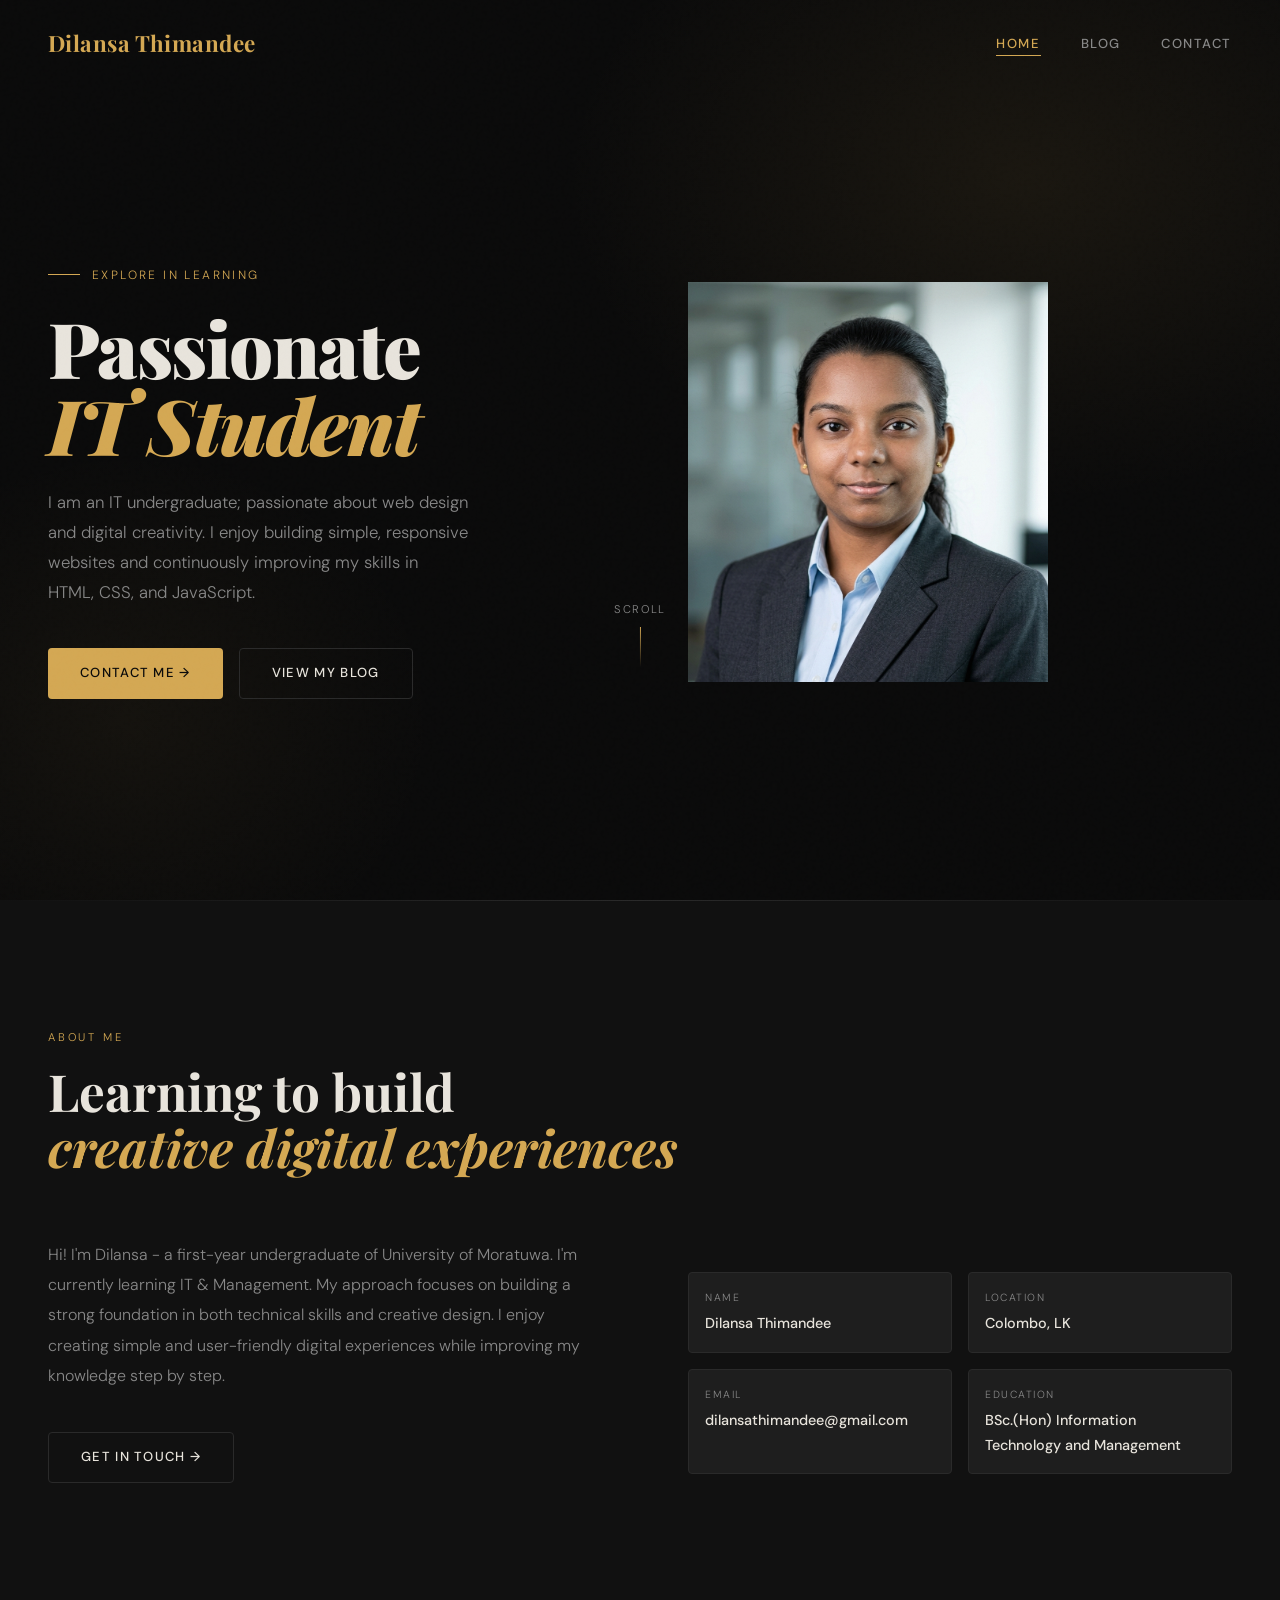
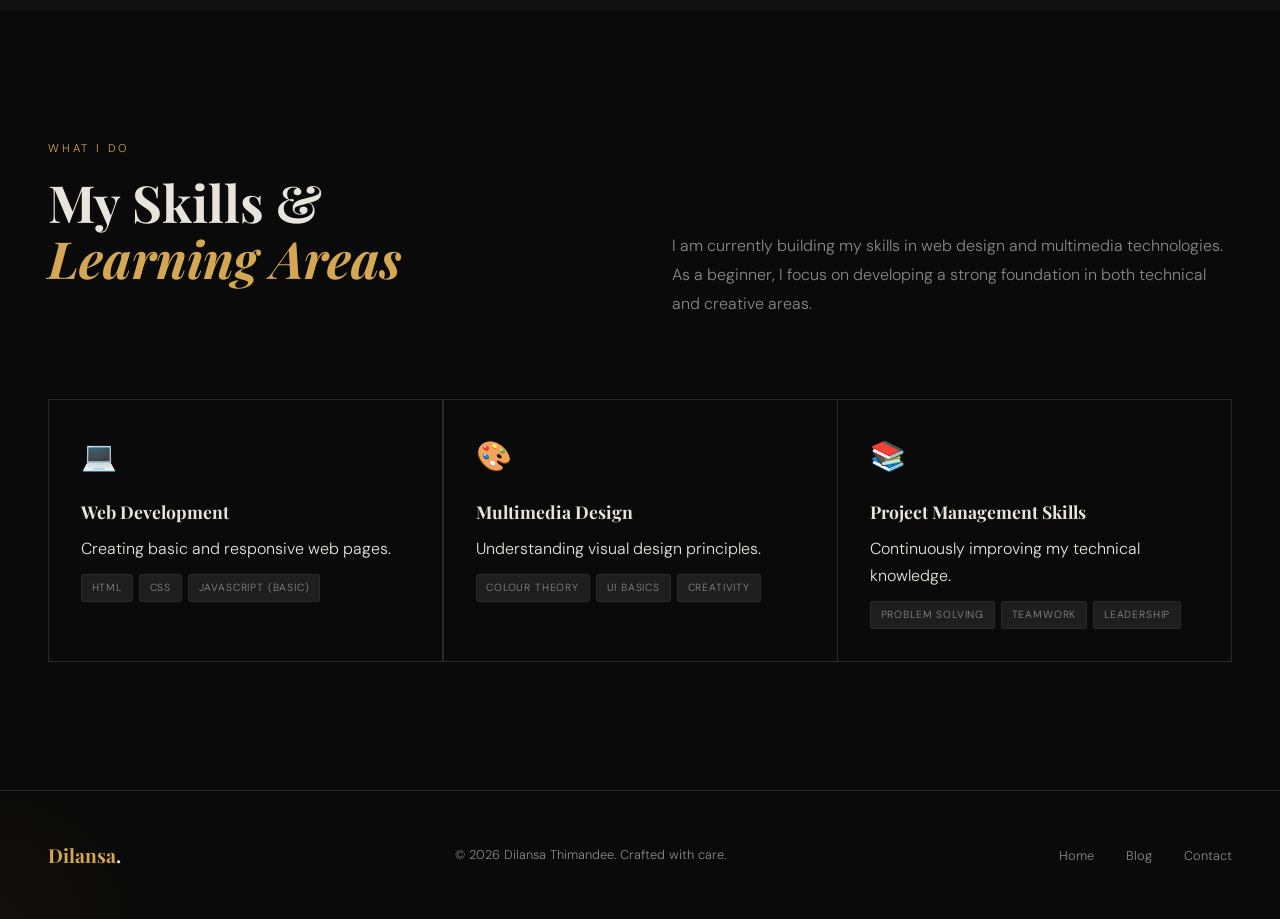
<file: index.html>
<!DOCTYPE html>
<html lang="en">
<head>
  <meta charset="UTF-8" />
  <meta name="viewport" content="width=device-width, initial-scale=1.0" />
  <meta name="description" content="Dilansa Thimandee— IT undergraduate of University of Moratuwa." />
  <title>Dilansa— Portfolio</title>
  <link rel="stylesheet" href="style.css" />
  <link rel="preconnect" href="https://fonts.googleapis.com" />
  <link rel="preconnect" href="https://fonts.gstatic.com" crossorigin />
</head>
<body>

  <!-- ══ NAVBAR ══ -->
  <nav class="navbar" role="navigation" aria-label="Main navigation">
    <a href="index.html" class="logo" aria-label="Home">Dilansa Thimandee</a>
    <ul class="nav-links">
      <li><a href="index.html">Home</a></li>
      <li><a href="blog.html">Blog</a></li>
      <li><a href="contact.html">Contact</a></li>
    </ul>
    <button class="hamburger" aria-label="Toggle menu" aria-expanded="false">
      <span></span><span></span><span></span>
    </button>
  </nav>

  <!-- Mobile Menu -->
  <div class="mobile-menu" role="dialog" aria-label="Mobile navigation">
    <a href="index.html">Home</a>
    <a href="blog.html">Blog</a>
    <a href="contact.html">Contact</a>
  </div>

  <main>
    <!-- ══ HERO ══ -->
    <section class="hero" aria-label="Introduction">
      <div class="hero-bg"></div>

      <div class="hero-grid">

        <!-- Left: Text -->
        <div class="hero-content">
          <p class="hero-label">Explore in learning</p>
          <h1>
            Passionate<br>
            <em>IT Student</em>
          </h1>
          <p class="hero-desc">
            I am an IT undergraduate; passionate about web design and digital creativity.
            I enjoy building simple, responsive websites and continuously improving my
            skills in HTML, CSS, and JavaScript.
          </p>
          <div class="hero-btns">
            <a href="contact.html" class="btn btn-primary">Contact Me →</a>
            <a href="blog.html" class="btn btn-outline">View My Blog</a>
          </div>
        </div>
        <!-- End Left -->

        <!-- Right: Visual -->

      <img src="dilu.png" alt="Profile photo" width="360px" height="400px">
    
      <div class="scroll-hint" aria-hidden="true">Scroll</div>
    </section>

    <!-- ══ ABOUT ══ -->
    <section class="about" id="about" aria-label="About me">
      <div class="container">
        <p class="section-tag reveal">About Me</p>
        <h2 class="section-title reveal">
          Learning to build<br>
          <span>creative digital experiences</span>
        </h2>

        <div class="about-grid">
          <div class="about-text reveal">
            <p>
              Hi! I'm Dilansa - a first-year undergraduate of University of Moratuwa.
              I'm currently learning IT & Management. My approach focuses on building a strong
              foundation in both technical skills and creative design. I enjoy creating simple
              and user-friendly digital experiences while improving my knowledge step by step.
            </p>
            <a href="contact.html" class="btn btn-outline" style="margin-top:1rem">Get In Touch →</a>
          </div>

          <div class="reveal reveal-delay-2">
            <div class="about-details">
              <div class="detail-item">
                <div class="detail-label">Name</div>
                <div class="detail-value">Dilansa Thimandee</div>
              </div>
              <div class="detail-item">
                <div class="detail-label">Location</div>
                <div class="detail-value">Colombo, LK</div>
              </div>
              <div class="detail-item">
                <div class="detail-label">Email</div>
                <div class="detail-value">dilansathimandee@gmail.com</div>
              </div>
              <div class="detail-item">
                <div class="detail-label">Education</div>
                <div class="detail-value">BSc.(Hon) Information Technology and Management</div>
              </div>
            </div>
          </div>
        </div>
      </div>
    </section>

    <!-- ══ SKILLS ══ -->
    <section class="skills" id="skills" aria-label="Skills">
      <div class="container">

        <div class="skills-intro">
          <div>
            <p class="section-tag">What I Do</p>
            <h2 class="section-title">
              My Skills &<br><span>Learning Areas</span>
            </h2>
          </div>
          <p class="skills-desc">
            I am currently building my skills in web design and multimedia technologies.
            As a beginner, I focus on developing a strong foundation in both technical
            and creative areas.
          </p>
        </div>

        <!-- Skill Cards -->
        <div class="skills-grid">

          <div class="skill-card">
            <div class="skill-icon">💻</div>
            <div class="skill-name">Web Development</div>
            <p>Creating basic and responsive web pages.</p>
            <div class="skill-tags">
              <span class="tag">HTML</span>
              <span class="tag">CSS</span>
              <span class="tag">JavaScript (Basic)</span>
            </div>
          </div>

          <div class="skill-card">
            <div class="skill-icon">🎨</div>
            <div class="skill-name">Multimedia Design</div>
            <p>Understanding visual design principles.</p>
            <div class="skill-tags">
              <span class="tag">Colour Theory</span>
              <span class="tag">UI Basics</span>
              <span class="tag">Creativity</span>
            </div>
          </div>

          <div class="skill-card">
            <div class="skill-icon">📚</div>
            <div class="skill-name">Project Management Skills</div>
            <p>Continuously improving my technical knowledge.</p>
            <div class="skill-tags">
              <span class="tag">Problem Solving</span>
              <span class="tag">Teamwork</span>
              <span class="tag">Leadership</span>
            </div>
          </div>

        </div>
      </div>
    </section>

  </main>

  <!-- ══ FOOTER ══ -->
  <footer class="footer" role="contentinfo">
    <div class="footer-logo">Dilansa<span style="color:var(--text)">.</span></div>
    <p class="footer-copy">© 2026 Dilansa Thimandee. Crafted with care.</p>
    <ul class="footer-links">
      <li><a href="index.html">Home</a></li>
      <li><a href="blog.html">Blog</a></li>
      <li><a href="contact.html">Contact</a></li>
    </ul>
  </footer>

  <script src="script.js"></script>
</body>
</html>
</file>
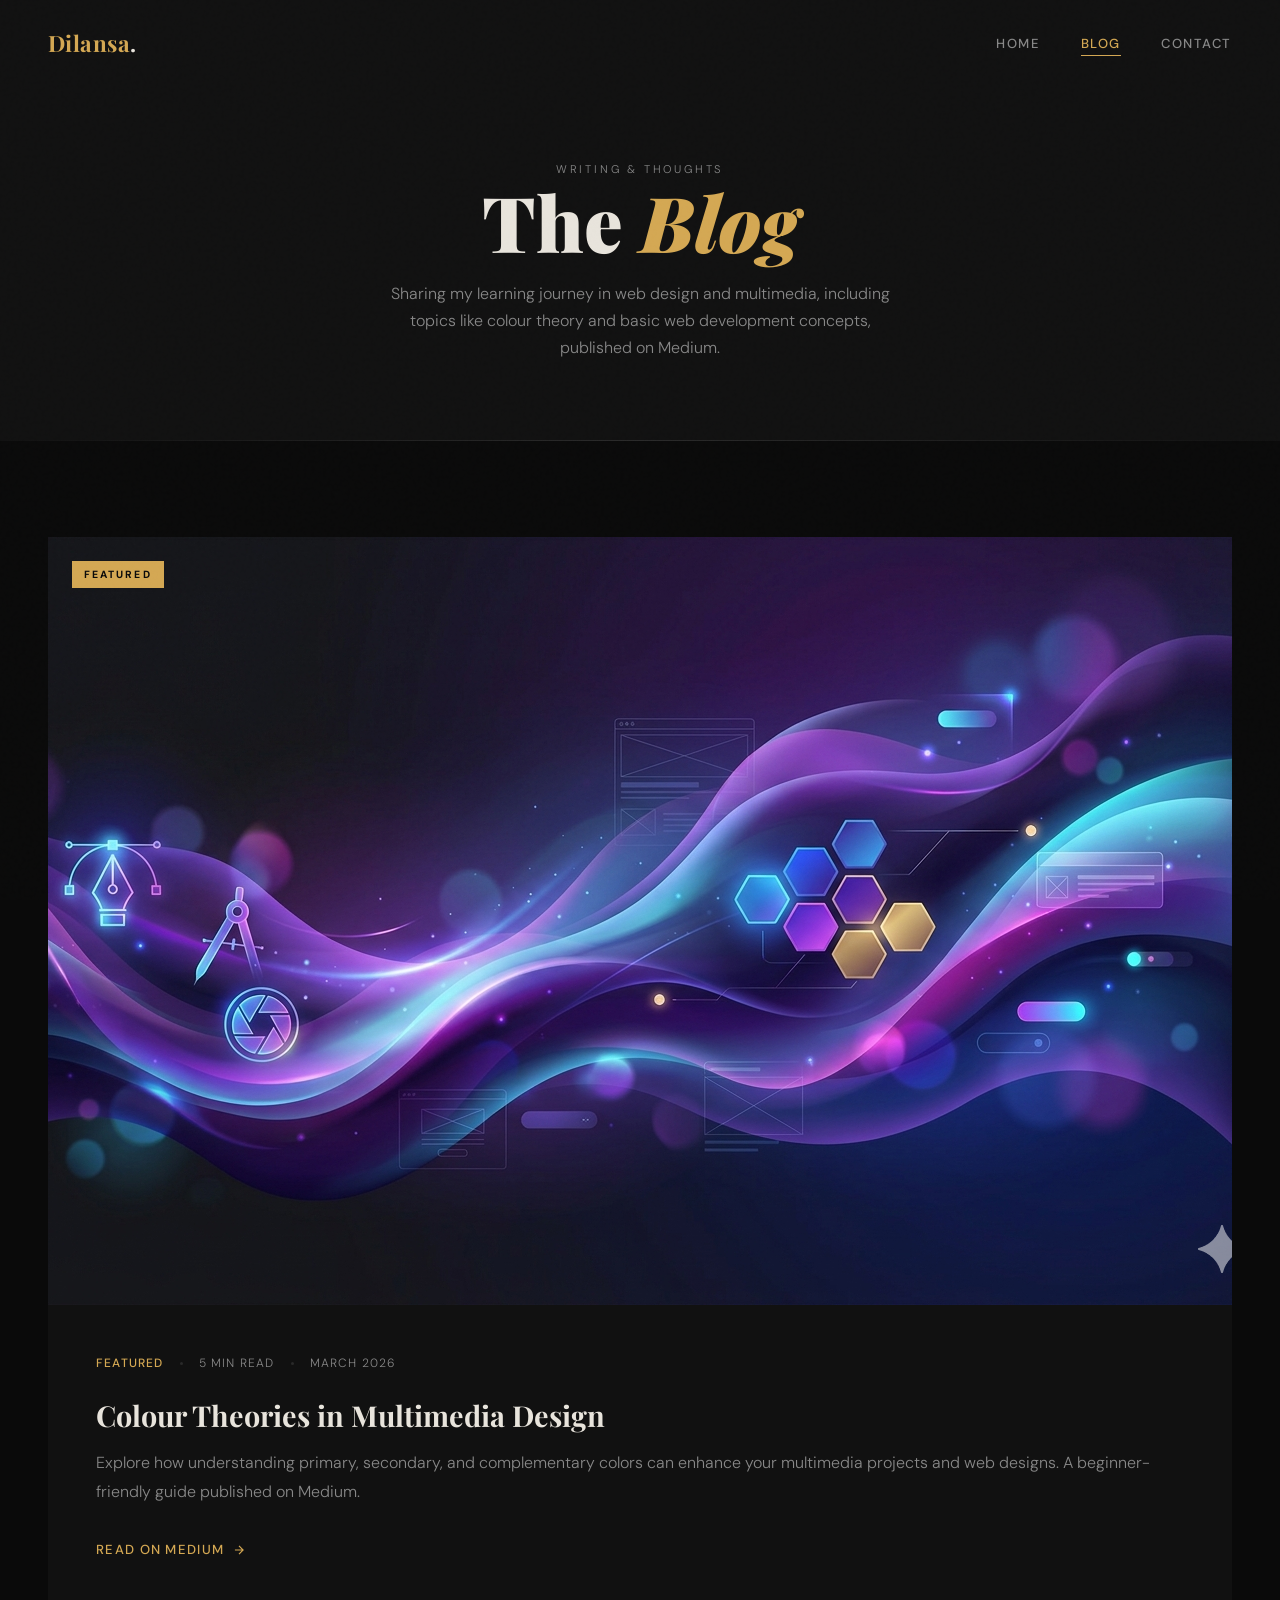
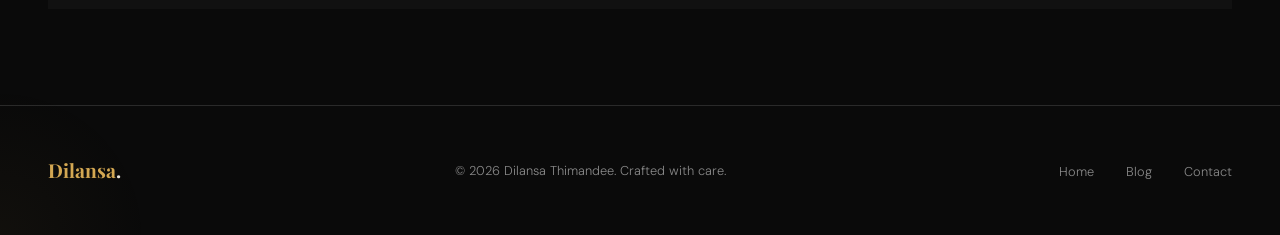
<file: blog.html>
<!DOCTYPE html>
<html lang="en">
<head>
  <meta charset="UTF-8" />
  <meta name="viewport" content="width=device-width, initial-scale=1.0" />
  <meta name="description" content="Dilansa Thimandee's blog — articles on Colour Theories in Multimedia." />
  <title>Blog — Dilansa Thimandee</title>
  <link rel="stylesheet" href="style.css" />
  <link rel="preconnect" href="https://fonts.googleapis.com" />
  <link rel="preconnect" href="https://fonts.gstatic.com" crossorigin />
</head>
<body>

  <!-- ══ NAVBAR ══ -->
  <nav class="navbar" role="navigation" aria-label="Main navigation">
    <a href="index.html" class="logo" aria-label="Home">Dilansa<span>.</span></a>
    <ul class="nav-links">
      <li><a href="index.html">Home</a></li>
      <li><a href="blog.html">Blog</a></li>
      <li><a href="contact.html">Contact</a></li>
    </ul>
    <button class="hamburger" aria-label="Toggle menu">
      <span></span><span></span><span></span>
    </button>
  </nav>
  <div class="mobile-menu" role="dialog" aria-label="Mobile navigation">
    <a href="index.html">Home</a>
    <a href="blog.html">Blog</a>
    <a href="contact.html">Contact</a>
  </div>

  <main>
    <!-- ══ PAGE HERO ══ -->
   <section class="page-hero" aria-label="Blog header">
  <p class="section-tag">Writing & Thoughts</p>
  <h1>The <em style="font-style:italic;color:var(--accent)">Blog</em></h1>
  <p style="margin-top:1rem;">
    Sharing my learning journey in web design and multimedia, including topics 
    like colour theory and basic web development concepts, published on Medium.
  </p>
</section>
    <!-- ══ BLOG POSTS ══ -->
    <section class="blog-section" aria-label="Blog posts">
      <div class="container">

        <!-- ── FEATURED POST ── -->
        
          <div class="featured-img" aria-hidden="true">
           
              <img src="cover page.png" alt="Article cover" style="width:120%;height:100%;object-fit:cover;">
            
            <div class="featured-img-placeholder">✍️</div>
          </div>
          <div class="featured-content">
  <div class="post-meta">
    <span class="category-badge">Featured</span>
    <span class="dot"></span>
    <span>5 min read</span>
    <span class="dot"></span>
    <span>March 2026</span>
  </div>

  <h2>
    Colour Theories in Multimedia Design
  </h2>

  <p>
    Explore how understanding primary, secondary, and complementary colors can 
    enhance your multimedia projects and web designs. A beginner-friendly guide 
    published on Medium.
  </p>

  <a href="https://medium.com/@dilansathimandee/colour-theories-in-multimedia-design-e5a2007e0a7b" 
     class="read-link" target="_blank" rel="noopener noreferrer">
    Read on Medium
    <svg width="14" height="14" viewBox="0 0 24 24" fill="none" stroke="currentColor" stroke-width="2">
      <path d="M5 12h14M12 5l7 7-7 7"/>
    </svg>
  </a>
</div>
     
  </main>

  <!-- ══ FOOTER ══ -->
  <footer class="footer" role="contentinfo">
    <div class="footer-logo">Dilansa<span style="color:var(--text)">.</span></div>
    <p class="footer-copy">© 2026 Dilansa Thimandee. Crafted with care.</p>
    <ul class="footer-links">
      <li><a href="index.html">Home</a></li>
      <li><a href="blog.html">Blog</a></li>
      <li><a href="contact.html">Contact</a></li>
    </ul>
  </footer>

  <script src="script.js"></script>
</body>
</html>
</file>
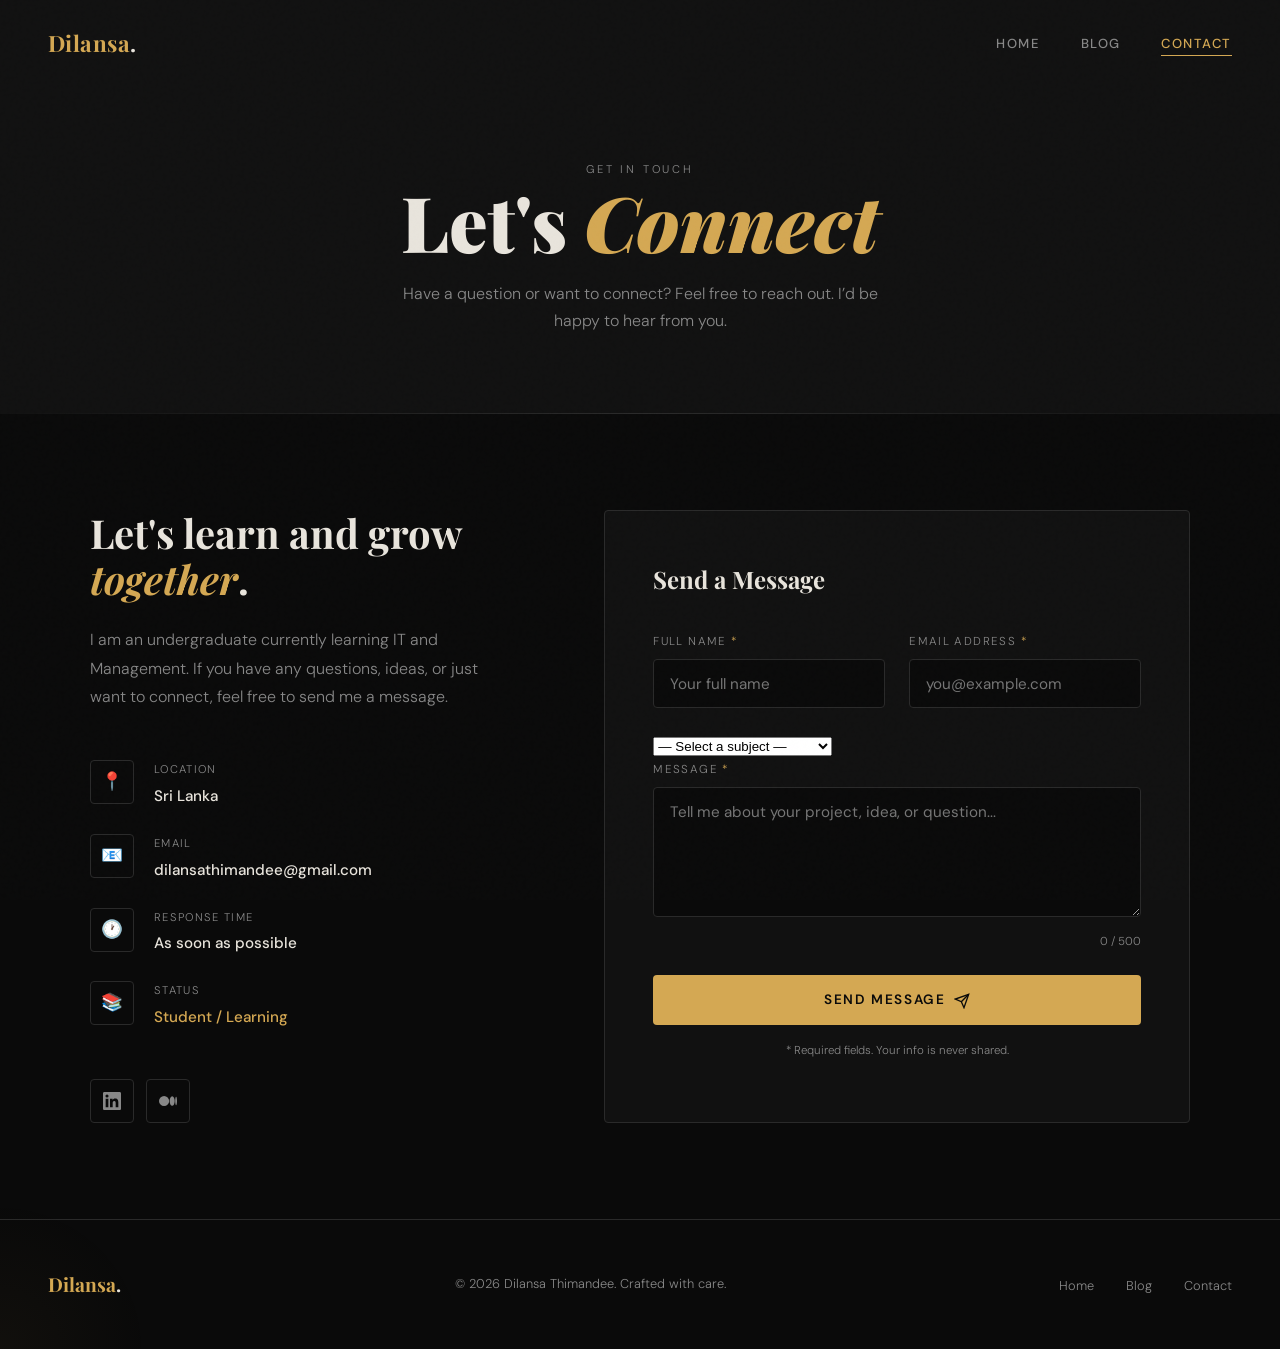
<file: contact.html>
<!DOCTYPE html>
<html lang="en">
<head>
  <meta charset="UTF-8" />
  <meta name="viewport" content="width=device-width, initial-scale=1.0" />
  <meta name="description" content="Contact Dilansa." />
  <title>Contact — Dilansa Thimandee</title>
  <link rel="stylesheet" href="style.css" />
  <link rel="preconnect" href="https://fonts.googleapis.com" />
  <link rel="preconnect" href="https://fonts.gstatic.com" crossorigin />
</head>
<body>

  <!-- ══ NAVBAR ══ -->
  <nav class="navbar" role="navigation" aria-label="Main navigation">
    <a href="index.html" class="logo" aria-label="Home">Dilansa<span>.</span></a>
    <ul class="nav-links">
      <li><a href="index.html">Home</a></li>
      <li><a href="blog.html">Blog</a></li>
      <li><a href="contact.html">Contact</a></li>
    </ul>
    <button class="hamburger" aria-label="Toggle menu">
      <span></span><span></span><span></span>
    </button>
  </nav>
  <div class="mobile-menu" role="dialog" aria-label="Mobile navigation">
    <a href="index.html">Home</a>
    <a href="blog.html">Blog</a>
    <a href="contact.html">Contact</a>
  </div>

  <main>
    <!-- ══ PAGE HERO ══ -->
   <section class="page-hero" aria-label="Contact header">
  <p class="section-tag">Get In Touch</p>
  <h1>Let's <em style="font-style:italic;color:var(--accent)">Connect</em></h1>
  <p style="margin-top:1rem;">
    Have a question or want to connect? Feel free to reach out.
    I’d be happy to hear from you.
  </p>
</section>
    <!-- ══ CONTACT SECTION ══ -->
    <section class="contact-section" aria-label="Contact form and info">
      <div class="contact-grid">

        <!-- ── LEFT: Contact Info ── -->
        <aside class="contact-info reveal">
  <h2>
    Let's learn and grow <em style="font-style:italic;color:var(--accent)">together</em>.
  </h2>

  <p>
    I am an undergraduate currently learning IT and Management. 
    If you have any questions, ideas, or just want to connect, feel free to send me a message.
  </p>
         

        <div class="contact-items">

  <div class="contact-item">
    <div class="ci-icon">📍</div>
    <div>
      <div class="ci-label">Location</div>
      <div class="ci-value">Sri Lanka</div>
    </div>
  </div>

  <div class="contact-item">
    <div class="ci-icon">📧</div>
    <div>
      <div class="ci-label">Email</div>
      <div class="ci-value">dilansathimandee@gmail.com</div>
    </div>
  </div>

  <div class="contact-item">
    <div class="ci-icon">🕐</div>
    <div>
      <div class="ci-label">Response Time</div>
      <div class="ci-value">As soon as possible</div>
    </div>
  </div>

  <div class="contact-item">
    <div class="ci-icon">📚</div>
    <div>
      <div class="ci-label">Status</div>
      <div class="ci-value" style="color:var(--accent)">Student / Learning</div>
    </div>
  </div>

</div>
          <!-- Social Links -->
       
          <div class="social-links" aria-label="Social media links">
            
            <a href="https://www.linkedin.com/in/dilansa-thimandee-aba458350" class="social-btn" target="_blank" rel="noopener" aria-label="LinkedIn">
              <svg width="18" height="18" viewBox="0 0 24 24" fill="currentColor">
                <path d="M20.447 20.452h-3.554v-5.569c0-1.328-.027-3.037-1.852-3.037-1.853 0-2.136 1.445-2.136 2.939v5.667H9.351V9h3.414v1.561h.046c.477-.9 1.637-1.85 3.37-1.85 3.601 0 4.267 2.37 4.267 5.455v6.286zM5.337 7.433a2.062 2.062 0 01-2.063-2.065 2.064 2.064 0 112.063 2.065zm1.782 13.019H3.555V9h3.564v11.452zM22.225 0H1.771C.792 0 0 .774 0 1.729v20.542C0 23.227.792 24 1.771 24h20.451C23.2 24 24 23.227 24 22.271V1.729C24 .774 23.2 0 22.222 0h.003z"/>
              </svg>
            </a>
            <a href="https://medium.com/@dilansathimandee" class="social-btn" target="_blank" rel="noopener" aria-label="Medium">
              <svg width="18" height="18" viewBox="0 0 24 24" fill="currentColor">
                <path d="M13.54 12a6.8 6.8 0 01-6.77 6.82A6.8 6.8 0 010 12a6.8 6.8 0 016.77-6.82A6.8 6.8 0 0113.54 12zM20.96 12c0 3.54-1.51 6.42-3.38 6.42-1.87 0-3.39-2.88-3.39-6.42s1.52-6.42 3.39-6.42 3.38 2.88 3.38 6.42M24 12c0 3.17-.53 5.75-1.19 5.75-.66 0-1.19-2.58-1.19-5.75s.53-5.75 1.19-5.75C23.47 6.25 24 8.83 24 12z"/>
              </svg>
            </a>
          </div>
        </aside>

        <!-- ── RIGHT: Contact Form ── -->
        <div class="contact-form-wrap reveal reveal-delay-2">
          <div id="formWrap">
            <h3 class="form-title">Send a Message</h3>

            <form id="contactForm" novalidate aria-label="Contact form">

              <!-- Name + Email row -->
              <div class="form-row">
                <div class="form-group">
                  <label for="name">Full Name <span aria-hidden="true" style="color:var(--accent)">*</span></label>
                  <input
                    type="text"
                    id="name"
                    name="name"
                    placeholder="Your full name"
                    autocomplete="name"
                    required
                    aria-required="true"
                    aria-describedby="nameError"
                  />
                  <span class="error-msg" id="nameError" role="alert"></span>
                </div>

                <div class="form-group">
                  <label for="email">Email Address <span aria-hidden="true" style="color:var(--accent)">*</span></label>
                  <input
                    type="email"
                    id="email"
                    name="email"
                    placeholder="you@example.com"
                    autocomplete="email"
                    required
                    aria-required="true"
                    aria-describedby="emailError"
                  />
                  <span class="error-msg" id="emailError" role="alert"></span>
                </div>
              </div>

              <!-- Subject dropdown -->
              <select
  id="subject"
  name="subject"
  required
  aria-required="true"
  aria-describedby="subjectError"
>
  <option value="">— Select a subject —</option>
  <option value="question">❓ General Question</option>
  <option value="project">📚 Student Project</option>
  <option value="learning">💻 Learning / Web Design</option>
  <option value="blog">✍️ Blog / Medium Article</option>
  <option value="feedback">💬 Feedback</option>
  <option value="other">🗨️ Other</option>
</select>
                <span class="error-msg" id="subjectError" role="alert"></span>
              </div>

              <!-- Message -->
              <div class="form-group">
                <label for="message">Message <span aria-hidden="true" style="color:var(--accent)">*</span></label>
                <textarea
                  id="message"
                  name="message"
                  placeholder="Tell me about your project, idea, or question..."
                  maxlength="500"
                  required
                  aria-required="true"
                  aria-describedby="messageError"
                ></textarea>
                <div class="char-count" aria-live="polite" id="charCount">0 / 500</div>
                <span class="error-msg" id="messageError" role="alert"></span>
              </div>

              <!-- Submit -->
              <button type="submit" class="btn-submit" id="submitBtn">
                <div class="spinner" aria-hidden="true"></div>
                <span class="btn-text">
                  Send Message
                  <svg width="16" height="16" viewBox="0 0 24 24" fill="none" stroke="currentColor" stroke-width="2" style="vertical-align:middle;margin-left:4px">
                    <line x1="22" y1="2" x2="11" y2="13"></line>
                    <polygon points="22 2 15 22 11 13 2 9 22 2"></polygon>
                  </svg>
                </span>
              </button>

              <p style="font-size:0.72rem;color:var(--muted);text-align:center;margin-top:1rem;">
                * Required fields. Your info is never shared.
              </p>

            </form>
          </div>

          <!-- ── SUCCESS STATE ── -->
          <div class="form-success" id="successMsg" role="alert" aria-live="polite">
            <div class="success-icon">🎉</div>
            <h3>Message Sent, <span id="successName">Friend!</span></h3>
            <p>
              Thanks for reaching out. I've received your message and will
              get back to you within 24 hours.
            </p>
            <button
              class="btn btn-outline"
              style="margin-top:2rem"
              onclick="location.reload()"
            >
              Send Another Message
            </button>
          </div>

        </div><!-- /contact-form-wrap -->
      </div><!-- /contact-grid -->
    </section>
  </main>

  <!-- ══ FOOTER ══ -->
  <footer class="footer" role="contentinfo">
    <div class="footer-logo">Dilansa<span style="color:var(--text)">.</span></div>
    <p class="footer-copy">© 2026 Dilansa Thimandee. Crafted with care.</p>
    <ul class="footer-links">
      <li><a href="index.html">Home</a></li>
      <li><a href="blog.html">Blog</a></li>
      <li><a href="contact.html">Contact</a></li>
    </ul>
  </footer>

  <script src="script.js"></script>
</body>
</html>
</file>
<file: style.css>
/* ============================================
   PORTFOLIO - STYLE.CSS
   Aesthetic: Dark editorial luxury with amber accents
   ============================================ */

@import url('https://fonts.googleapis.com/css2?family=Playfair+Display:ital,wght@0,400;0,700;0,900;1,400&family=DM+Sans:wght@300;400;500&display=swap');

/* ── CSS Variables ── */
:root {
  --bg:         #0a0a0a;
  --bg2:        #111111;
  --bg3:        #1a1a1a;
  --surface:    #1e1e1e;
  --border:     #2a2a2a;
  --accent:     #d4a853;
  --accent2:    #e8c47a;
  --text:       #e8e4dc;
  --muted:      #888;
  --font-head:  'Playfair Display', Georgia, serif;
  --font-body:  'DM Sans', sans-serif;
  --radius:     4px;
  --transition: 0.35s cubic-bezier(0.4, 0, 0.2, 1);
} 

/* ── Reset ── */
*, *::before, *::after { box-sizing: border-box; margin: 0; padding: 0; }
html { scroll-behavior: smooth; font-size: 16px; }
body {
  background: var(--bg);
  color: var(--text);
  font-family: var(--font-body);
  font-weight: 300;
  line-height: 1.7;
  min-height: 100vh;
  overflow-x: hidden;
}
 a {
  text-decoration: none;
  color: inherit;
}
/*Hero visual*/
.hero-visual{
  position:relative;
   display: felx;
  justify-content:center;
}

/* ── Noise Overlay ── */
body::before {
  content: '';
  position: fixed;
  inset: 0;
  background-image: url("data:image/svg+xml,%3Csvg viewBox='0 0 256 256' xmlns='http://www.w3.org/2000/svg'%3E%3Cfilter id='noise'%3E%3CfeTurbulence type='fractalNoise' baseFrequency='0.9' numOctaves='4' stitchTiles='stitch'/%3E%3C/filter%3E%3Crect width='100%25' height='100%25' filter='url(%23noise)' opacity='0.04'/%3E%3C/svg%3E");
  pointer-events: none;
  z-index: 9999;
  opacity: 0.4;
}

/*
   NAVIGATION */
.navbar {
  position: fixed;
  top: 0; left: 0; right: 0;
  z-index: 100;
  padding: 1.5rem 3rem;
  display: flex;
  align-items: center;
  justify-content: space-between;
  border-bottom: 1px solid transparent;
  transition: var(--transition);
}
.navbar.scrolled {
  background: rgba(10,10,10,0.92);
  backdrop-filter: blur(16px);
  border-color: var(--border);
}
.logo {
  font-family: var(--font-head);
  font-size: 1.4rem;
  font-weight: 700;
  letter-spacing: 0.02em;
  color: var(--accent);
}
.logo span { color: var(--text); }

.nav-links {
  display: flex;
  gap: 2.5rem;
  list-style: none;
}
.nav-links a {
  font-size: 0.82rem;
  font-weight: 500;
  letter-spacing: 0.12em;
  text-transform: uppercase;
  color: var(--muted);
  position: relative;
  transition: color var(--transition);
}
.nav-links a::after {
  content: '';
  position: absolute;
  bottom: -4px; left: 0;
  width: 0; height: 1px;
  background: var(--accent);
  transition: width var(--transition);
}
.nav-links a:hover,
.nav-links a.active { color: var(--accent); }
.nav-links a:hover::after,
.nav-links a.active::after { width: 100%; }

.hamburger {
  display: none;
  flex-direction: column;
  gap: 5px;
  background: none;
  border: none;
  cursor: pointer;
  padding: 4px;
}
.hamburger span {
  display: block;
  width: 26px; height: 2px;
  background: var(--text);
  transition: var(--transition);
}
.hamburger.open span:nth-child(1) { transform: translateY(7px) rotate(45deg); }
.hamburger.open span:nth-child(2) { opacity: 0; }
.hamburger.open span:nth-child(3) { transform: translateY(-7px) rotate(-45deg); }

.mobile-menu {
  display: none;
  position: fixed;
  inset: 0;
  background: var(--bg);
  z-index: 99;
  flex-direction: column;
  align-items: center;
  justify-content: center;
  gap: 2.5rem;
}
.mobile-menu.open { display: flex; }
.mobile-menu a {
  font-family: var(--font-head);
  font-size: 2.5rem;
  font-weight: 700;
  color: var(--text);
  transition: color var(--transition);
}
.mobile-menu a:hover { color: var(--accent); }

/* 
   HERO SECTION */
.hero {
  min-height: 100vh;
  display: grid;
  place-items: center;
  padding: 8rem 3rem 4rem;
  position: relative;
  overflow: hidden;
}
.hero-bg {
  position: absolute;
  inset: 0;
  background:
    radial-gradient(ellipse 60% 60% at 80% 20%, rgba(212,168,83,0.08) 0%, transparent 60%),
    radial-gradient(ellipse 40% 50% at 10% 80%, rgba(212,168,83,0.05) 0%, transparent 60%);
}
.hero-grid {
  display: grid;
  grid-template-columns: 1fr 1fr;
  gap: 6rem;
  max-width: 1200px;
  width: 100%;
  align-items: center;
  position: relative;
}
.hero-label {
  font-size: 0.75rem;
  letter-spacing: 0.2em;
  text-transform: uppercase;
  color: var(--accent);
  margin-bottom: 1.5rem;
  display: flex;
  align-items: center;
  gap: 0.75rem;
}
.hero-label::before {
  content: '';
  display: block;
  width: 32px; height: 1px;
  background: var(--accent);
}
.hero h1 {
  font-family: var(--font-head);
  font-size: clamp(3rem, 6vw, 5.5rem);
  font-weight: 900;
  line-height: 1.0;
  letter-spacing: -0.02em;
  margin-bottom: 1.5rem;
}
.hero h1 em {
  font-style: italic;
  color: var(--accent);
}
.hero-desc {
  font-size: 1.05rem;
  color: var(--muted);
  line-height: 1.8;
  max-width: 420px;
  margin-bottom: 2.5rem;
}
.hero-btns {
  display: flex;
  gap: 1rem;
  flex-wrap: wrap;
}

.btn {
  display: inline-flex;
  align-items: center;
  gap: 0.5rem;
  padding: 0.85rem 2rem;
  font-family: var(--font-body);
  font-size: 0.82rem;
  font-weight: 500;
  letter-spacing: 0.1em;
  text-transform: uppercase;
  border-radius: var(--radius);
  cursor: pointer;
  transition: var(--transition);
  border: none;
}
.btn-primary {
  background: var(--accent);
  color: #0a0a0a;
}
.btn-primary:hover {
  background: var(--accent2);
  transform: translateY(-2px);
  box-shadow: 0 8px 32px rgba(212,168,83,0.25);
}
.btn-outline {
  background: transparent;
  color: var(--text);
  border: 1px solid var(--border);
}
.btn-outline:hover {
  border-color: var(--accent);
  color: var(--accent);
  transform: translateY(-2px);
}

/* Hero Visual */
.hero-visual {
  position: relative;
  display: flex;
  justify-content: center;
}
.avatar-wrap {
  position: relative;
  width: 340px;
  height: 420px;
}
.avatar-frame {
  position: absolute;
  inset: 0;
  border: 1px solid var(--border);
  border-radius: 2px;
  overflow: hidden;
  background: var(--bg3);
}
.avatar-frame img {
  width: 100%; height: 100%;
  object-fit: cover;
  filter: grayscale(20%);
}
/* Fallback placeholder if no photo */
.avatar-placeholder {
  width: 100%; height: 100%;
  display: flex;
  align-items: center;
  justify-content: center;
  font-family: var(--font-head);
  font-size: 7rem;
  color: var(--border);
  background: linear-gradient(135deg, var(--bg2), var(--bg3));
}
.avatar-deco {
  position: absolute;
  top: -16px; right: -16px;
  width: 80%; height: 80%;
  border: 1px solid var(--accent);
  opacity: 0.3;
  border-radius: 2px;
  z-index: -1;
}
.hero-stats {
  position: absolute;
  bottom: -20px; left: -30px;
  background: var(--surface);
  border: 1px solid var(--border);
  border-radius: var(--radius);
  padding: 1rem 1.5rem;
  display: flex;
  gap: 1.5rem;
}
.stat { text-align: center; }
.stat-num {
  font-family: var(--font-head);
  font-size: 1.5rem;
  font-weight: 700;
  color: var(--accent);
  display: block;
}
.stat-label {
  font-size: 0.7rem;
  text-transform: uppercase;
  letter-spacing: 0.1em;
  color: var(--muted);
}

/* Scroll indicator */
.scroll-hint {
  position: absolute;
  bottom: 2rem;
  left: 50%;
  transform: translateX(-50%);
  display: flex;
  flex-direction: column;
  align-items: center;
  gap: 0.5rem;
  font-size: 0.7rem;
  letter-spacing: 0.15em;
  text-transform: uppercase;
  color: var(--muted);
  animation: bounce 2s ease-in-out infinite;
}
.scroll-hint::after {
  content: '';
  width: 1px; height: 40px;
  background: linear-gradient(to bottom, var(--accent), transparent);
}
@keyframes bounce {
  0%,100% { transform: translateX(-50%) translateY(0); }
  50% { transform: translateX(-50%) translateY(6px); }
}

/* 
   ABOUT SECTION */
.about {
  padding: 8rem 3rem;
  background: var(--bg2);
  position: relative;
}
.about::before {
  content: '';
  position: absolute;
  top: 0; left: 0; right: 0;
  height: 1px;
  background: linear-gradient(to right, transparent, var(--border), transparent);
}
.container { max-width: 1200px; margin: 0 auto; }

.section-tag {
  font-size: 0.7rem;
  letter-spacing: 0.25em;
  text-transform: uppercase;
  color: var(--accent);
  margin-bottom: 1rem;
}
.section-title {
  font-family: var(--font-head);
  font-size: clamp(2rem, 4vw, 3.5rem);
  font-weight: 700;
  line-height: 1.1;
  margin-bottom: 2rem;
}
.section-title span { color: var(--accent); font-style: italic; }

.about-grid {
  display: grid;
  grid-template-columns: 1fr 1fr;
  gap: 6rem;
  align-items: start;
  margin-top: 4rem;
}
.about-text p {
  color: var(--muted);
  margin-bottom: 1.5rem;
  font-size: 1rem;
  line-height: 1.9;
}
.about-text strong { color: var(--text); font-weight: 500; }

.about-details {
  display: grid;
  grid-template-columns: 1fr 1fr;
  gap: 1rem;
  margin-top: 2rem;
}
.detail-item {
  padding: 1rem;
  border: 1px solid var(--border);
  border-radius: var(--radius);
  background: var(--surface);
  transition: var(--transition);
}
.detail-item:hover { border-color: var(--accent); }
.detail-label {
  font-size: 0.65rem;
  letter-spacing: 0.15em;
  text-transform: uppercase;
  color: var(--muted);
  margin-bottom: 0.3rem;
}
.detail-value { font-size: 0.9rem; font-weight: 500; color: var(--text); }

/* 
   SKILLS SECTION
 */
.skills { padding: 8rem 3rem; }
.skills-intro {
  display: grid;
  grid-template-columns: 1fr 1fr;
  gap: 4rem;
  align-items: end;
  margin-bottom: 5rem;
}
.skills-desc { color: var(--muted); line-height: 1.8; }

.skills-grid {
  display: grid;
  grid-template-columns: repeat(3, 1fr);
  gap: 1.5px;
  background: var(--border);
  border: 1px solid var(--border);
}
.skill-card {
  background: var(--bg);
  padding: 2rem;
  transition: var(--transition);
  cursor: default;
  position: relative;
  overflow: hidden;
}
.skill-card::before {
  content: '';
  position: absolute;
  bottom: 0; left: 0;
  width: 0; height: 2px;
  background: var(--accent);
  transition: width var(--transition);
}
.skill-card:hover { background: var(--bg2); }
.skill-card:hover::before { width: 100%; }

.skill-icon {
  font-size: 1.8rem;
  margin-bottom: 1rem;
}
.skill-name {
  font-family: var(--font-head);
  font-size: 1.1rem;
  font-weight: 700;
  margin-bottom: 0.5rem;
  color: var(--text);
}
.skill-tags {
  display: flex;
  flex-wrap: wrap;
  gap: 0.4rem;
  margin-top: 0.75rem;
}
.tag {
  font-size: 0.65rem;
  letter-spacing: 0.08em;
  text-transform: uppercase;
  padding: 0.25rem 0.6rem;
  background: var(--surface);
  border: 1px solid var(--border);
  border-radius: 2px;
  color: var(--muted);
}

/* Bar skills */
.bar-skills {
  margin-top: 5rem;
}
.bar-skills h3 {
  font-family: var(--font-head);
  font-size: 1.8rem;
  margin-bottom: 2.5rem;
}
.skill-bars { display: grid; gap: 1.5rem; max-width: 680px; }
.bar-item {}
.bar-header {
  display: flex;
  justify-content: space-between;
  margin-bottom: 0.5rem;
  font-size: 0.85rem;
}
.bar-label { font-weight: 500; }
.bar-pct { color: var(--accent); font-weight: 500; }
.bar-track {
  height: 3px;
  background: var(--border);
  border-radius: 99px;
  overflow: hidden;
}
.bar-fill {
  height: 100%;
  background: linear-gradient(to right, var(--accent), var(--accent2));
  border-radius: 99px;
  width: 0;
  transition: width 1.2s cubic-bezier(0.4, 0, 0.2, 1);
}

/* 
   BLOG PAGE
 */
.page-hero {
  padding: 10rem 3rem 5rem;
  text-align: center;
  position: relative;
  background: var(--bg2);
}
.page-hero::after {
  content: '';
  position: absolute;
  bottom: 0; left: 0; right: 0;
  height: 1px;
  background: linear-gradient(to right, transparent, var(--border), transparent);
}
.page-hero h1 {
  font-family: var(--font-head);
  font-size: clamp(3rem, 6vw, 5rem);
  font-weight: 900;
  line-height: 1.1;
  margin-bottom: 1rem;
}
.page-hero p {
  color: var(--muted);
  max-width: 520px;
  margin: 0 auto;
}

.blog-section { padding: 6rem 3rem; }

.blog-featured {
  display: grid;
  grid-template-columns: 1.2fr 1fr;
  gap: 0;
  border: 1px solid var(--border);
  border-radius: var(--radius);
  overflow: hidden;
  margin-bottom: 4rem;
  transition: var(--transition);
}
.blog-featured:hover { border-color: var(--accent); }
.featured-img {
  background: var(--bg3);
  min-height: 380px;
  display: flex;
  align-items: center;
  justify-content: center;
  position: relative;
  overflow: hidden;
}
.featured-img-placeholder {
  font-size: 5rem;
  opacity: 0.2;
}
.featured-img::before {
  content: 'FEATURED';
  position: absolute;
  top: 1.5rem; left: 1.5rem;
  font-size: 0.65rem;
  letter-spacing: 0.2em;
  background: var(--accent);
  color: #0a0a0a;
  padding: 0.3rem 0.75rem;
  font-weight: 700;
}
.featured-content {
  padding: 3rem;
  display: flex;
  flex-direction: column;
  justify-content: center;
  background: var(--bg2);
}
.post-meta {
  display: flex;
  gap: 1rem;
  align-items: center;
  font-size: 0.75rem;
  letter-spacing: 0.1em;
  text-transform: uppercase;
  color: var(--muted);
  margin-bottom: 1.5rem;
}
.post-meta .dot { width: 3px; height: 3px; border-radius: 50%; background: var(--border); }
.category-badge {
  color: var(--accent);
  font-weight: 500;
}
.featured-content h2 {
  font-family: var(--font-head);
  font-size: 1.8rem;
  font-weight: 700;
  line-height: 1.25;
  margin-bottom: 1rem;
  color: var(--text);
}
.featured-content p {
  color: var(--muted);
  line-height: 1.8;
  margin-bottom: 2rem;
}
.read-link {
  display: inline-flex;
  align-items: center;
  gap: 0.5rem;
  color: var(--accent);
  font-size: 0.82rem;
  font-weight: 500;
  letter-spacing: 0.1em;
  text-transform: uppercase;
  transition: gap var(--transition);
}
.read-link:hover { gap: 0.9rem; }

/* Blog Grid */
.blog-grid-title {
  font-family: var(--font-head);
  font-size: 1.5rem;
  margin-bottom: 2rem;
  padding-bottom: 1rem;
  border-bottom: 1px solid var(--border);
}
.blog-grid {
  display: grid;
  grid-template-columns: repeat(3, 1fr);
  gap: 1.5rem;
}
.blog-card {
  border: 1px solid var(--border);
  border-radius: var(--radius);
  overflow: hidden;
  transition: var(--transition);
  background: var(--bg2);
}
.blog-card:hover {
  border-color: var(--accent);
  transform: translateY(-4px);
  box-shadow: 0 16px 40px rgba(0,0,0,0.4);
}
.card-img {
  height: 180px;
  background: var(--bg3);
  display: flex;
  align-items: center;
  justify-content: center;
  font-size: 2.5rem;
  opacity: 0.3;
}
.card-body { padding: 1.5rem; }
.card-body h3 {
  font-family: var(--font-head);
  font-size: 1.1rem;
  font-weight: 700;
  margin-bottom: 0.75rem;
  line-height: 1.3;
}
.card-body p {
  font-size: 0.85rem;
  color: var(--muted);
  line-height: 1.7;
  margin-bottom: 1.2rem;
}
.card-footer {
  display: flex;
  justify-content: space-between;
  align-items: center;
  padding: 1rem 1.5rem;
  border-top: 1px solid var(--border);
  font-size: 0.75rem;
  color: var(--muted);
}
.medium-badge {
  display: inline-flex;
  align-items: center;
  gap: 0.4rem;
  color: var(--accent);
  font-weight: 500;
}

/* 
   CONTACT PAGE
 */
.contact-section { padding: 6rem 3rem; }
.contact-grid {
  display: grid;
  grid-template-columns: 1fr 1.4fr;
  gap: 6rem;
  max-width: 1100px;
  margin: 0 auto;
}

.contact-info h2 {
  font-family: var(--font-head);
  font-size: 2.5rem;
  font-weight: 700;
  line-height: 1.15;
  margin-bottom: 1.5rem;
}
.contact-info > p {
  color: var(--muted);
  line-height: 1.8;
  margin-bottom: 3rem;
}

.contact-items { display: flex; flex-direction: column; gap: 1.5rem; }
.contact-item {
  display: flex;
  gap: 1.25rem;
  align-items: flex-start;
}
.ci-icon {
  width: 44px; height: 44px;
  border: 1px solid var(--border);
  border-radius: var(--radius);
  display: flex;
  align-items: center;
  justify-content: center;
  font-size: 1.1rem;
  flex-shrink: 0;
  transition: var(--transition);
}
.contact-item:hover .ci-icon {
  border-color: var(--accent);
  color: var(--accent);
}
.ci-label {
  font-size: 0.7rem;
  text-transform: uppercase;
  letter-spacing: 0.12em;
  color: var(--muted);
  margin-bottom: 0.3rem;
}
.ci-value { font-size: 0.95rem; font-weight: 500; }

.social-links {
  display: flex;
  gap: 0.75rem;
  margin-top: 3rem;
}
.social-btn {
  width: 44px; height: 44px;
  border: 1px solid var(--border);
  border-radius: var(--radius);
  display: flex;
  align-items: center;
  justify-content: center;
  font-size: 1rem;
  transition: var(--transition);
  color: var(--muted);
}
.social-btn:hover {
  border-color: var(--accent);
  color: var(--accent);
  transform: translateY(-3px);
}

/* Contact Form */
.contact-form-wrap {
  background: var(--bg2);
  border: 1px solid var(--border);
  border-radius: var(--radius);
  padding: 3rem;
}
.form-title {
  font-family: var(--font-head);
  font-size: 1.5rem;
  font-weight: 700;
  margin-bottom: 2rem;
}

.form-row { display: grid; grid-template-columns: 1fr 1fr; gap: 1.5rem; }
.form-group { margin-bottom: 1.5rem; }
.form-group label {
  display: block;
  font-size: 0.72rem;
  letter-spacing: 0.12em;
  text-transform: uppercase;
  color: var(--muted);
  margin-bottom: 0.5rem;
}
.form-group input,
.form-group select,
.form-group textarea {
  width: 100%;
  background: var(--bg);
  border: 1px solid var(--border);
  border-radius: var(--radius);
  padding: 0.85rem 1rem;
  color: var(--text);
  font-family: var(--font-body);
  font-size: 0.95rem;
  transition: border-color var(--transition), box-shadow var(--transition);
  outline: none;
  -webkit-appearance: none;
}
.form-group select { cursor: pointer; }
.form-group textarea { resize: vertical; min-height: 130px; }
.form-group input:focus,
.form-group select:focus,
.form-group textarea:focus {
  border-color: var(--accent);
  box-shadow: 0 0 0 3px rgba(212,168,83,0.1);
}
.form-group input.error,
.form-group textarea.error {
  border-color: #e05555;
}
.error-msg {
  font-size: 0.75rem;
  color: #e05555;
  margin-top: 0.4rem;
  display: none;
}
.error-msg.show { display: block; }

.char-count {
  text-align: right;
  font-size: 0.72rem;
  color: var(--muted);
  margin-top: 0.4rem;
}

.btn-submit {
  width: 100%;
  padding: 1rem;
  background: var(--accent);
  color: #0a0a0a;
  border: none;
  border-radius: var(--radius);
  font-family: var(--font-body);
  font-size: 0.85rem;
  font-weight: 600;
  letter-spacing: 0.12em;
  text-transform: uppercase;
  cursor: pointer;
  transition: var(--transition);
  display: flex;
  align-items: center;
  justify-content: center;
  gap: 0.5rem;
}
.btn-submit:hover {
  background: var(--accent2);
  transform: translateY(-2px);
  box-shadow: 0 8px 32px rgba(212,168,83,0.25);
}
.btn-submit:active { transform: translateY(0); }
.btn-submit.loading { opacity: 0.7; pointer-events: none; }
.btn-submit .spinner {
  width: 16px; height: 16px;
  border: 2px solid rgba(0,0,0,0.2);
  border-top-color: #0a0a0a;
  border-radius: 50%;
  animation: spin 0.7s linear infinite;
  display: none;
}
.btn-submit.loading .spinner { display: block; }
.btn-submit.loading .btn-text { display: none; }
@keyframes spin { to { transform: rotate(360deg); } }

/* Success Message */
.form-success {
  display: none;
  text-align: center;
  padding: 3rem 2rem;
}
.form-success.show { display: block; }
.success-icon {
  font-size: 3rem;
  margin-bottom: 1rem;
  animation: pop 0.4s cubic-bezier(0.34,1.56,0.64,1);
}
@keyframes pop {
  from { transform: scale(0); }
  to { transform: scale(1); }
}
.form-success h3 {
  font-family: var(--font-head);
  font-size: 1.5rem;
  margin-bottom: 0.75rem;
}
.form-success p { color: var(--muted); }

/* 
   FOOTER
 */
.footer {
  padding: 3rem;
  border-top: 1px solid var(--border);
  display: flex;
  align-items: center;
  justify-content: space-between;
}
.footer-logo {
  font-family: var(--font-head);
  font-size: 1.2rem;
  font-weight: 700;
  color: var(--accent);
}
.footer-copy {
  font-size: 0.8rem;
  color: var(--muted);
}
.footer-links {
  display: flex;
  gap: 2rem;
  list-style: none;
}
.footer-links a {
  font-size: 0.8rem;
  color: var(--muted);
  transition: color var(--transition);
}
.footer-links a:hover { color: var(--accent); }

/* 
   ANIMATIONS
*/
.reveal {
  opacity: 0;
  transform: translateY(30px);
  transition: opacity 0.7s ease, transform 0.7s ease;
}
.reveal.visible {
  opacity: 1;
  transform: translateY(0);
}
.reveal-delay-1 { transition-delay: 0.1s; }
.reveal-delay-2 { transition-delay: 0.2s; }
.reveal-delay-3 { transition-delay: 0.3s; }

/* 
   RESPONSIVE
 */
@media (max-width: 1024px) {
  .hero-grid,
  .about-grid,
  .skills-intro,
  .contact-grid { grid-template-columns: 1fr; gap: 4rem; }
  .hero-visual { order: -1; }
  .avatar-wrap { width: 280px; height: 340px; margin: 0 auto; }
  .skills-grid { grid-template-columns: repeat(2, 1fr); }
  .blog-featured { grid-template-columns: 1fr; }
  .featured-img { min-height: 220px; }
  .blog-grid { grid-template-columns: 1fr 1fr; }
  .form-row { grid-template-columns: 1fr; }
  .footer { flex-direction: column; gap: 1.5rem; text-align: center; }
}

@media (max-width: 768px) {
  .navbar { padding: 1.25rem 1.5rem; }
  .nav-links { display: none; }
  .hamburger { display: flex; }
  .hero, .about, .skills, .blog-section, .contact-section { padding: 5rem 1.5rem; }
  .page-hero { padding: 8rem 1.5rem 4rem; }
  .skills-grid { grid-template-columns: 1fr; }
  .blog-grid { grid-template-columns: 1fr; }
  .hero-stats { position: static; margin-top: 1.5rem; justify-content: center; }
  .about-details { grid-template-columns: 1fr; }
  .contact-form-wrap { padding: 2rem 1.5rem; }
  .footer { padding: 2rem 1.5rem; }
  .footer-links { flex-wrap: wrap; justify-content: center; gap: 1rem; }
}

@media (max-width: 480px) {
  .hero-btns { flex-direction: column; }
  .btn { justify-content: center; }
  .hero-stats { gap: 1rem; }
}
</file>
